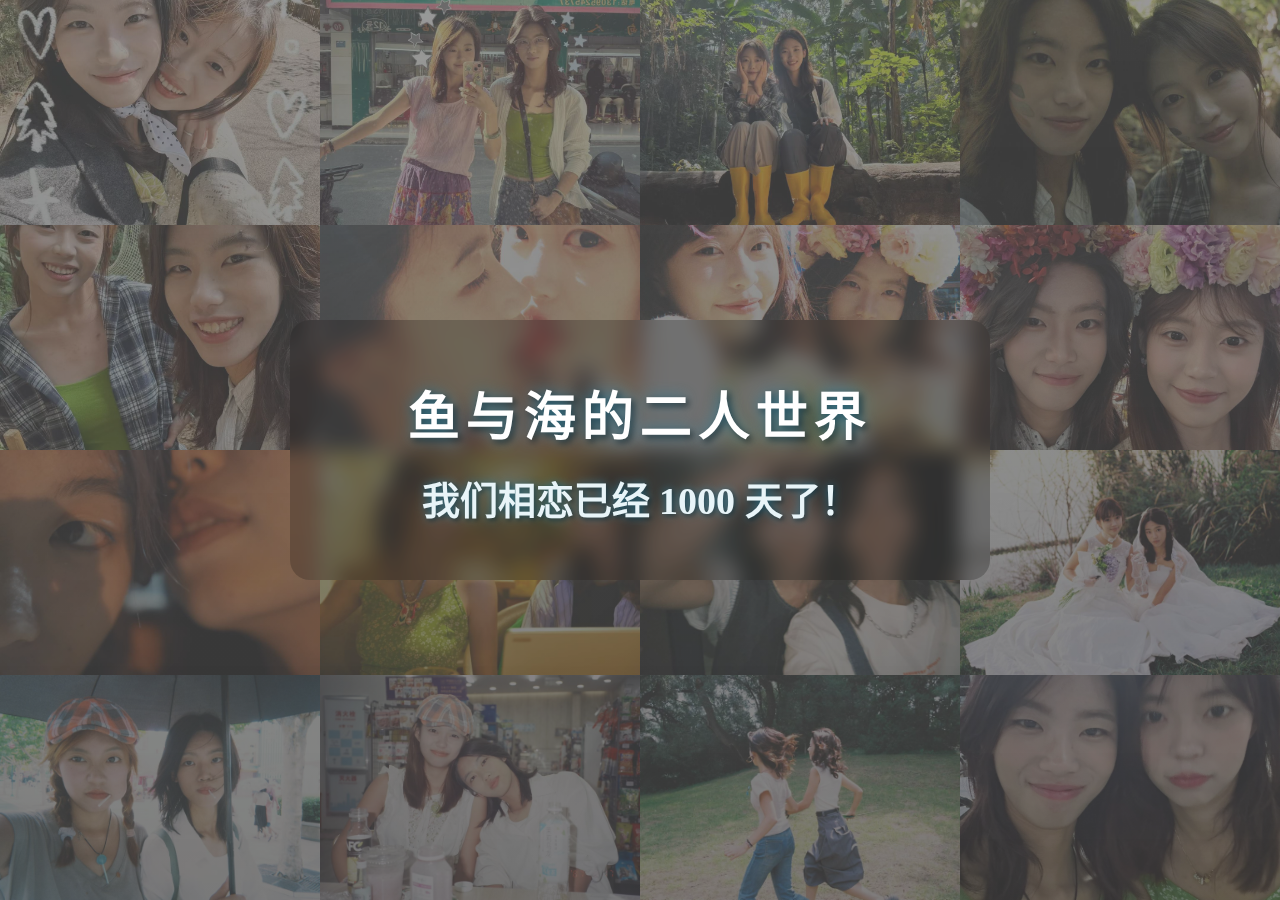
<file: index.html>
<!DOCTYPE html>
<html lang="zh-CN">
<head>
    <meta charset="UTF-8">
    <meta name="viewport" content="width=device-width, initial-scale=1.0">
    <title>鱼与海的二人世界 | 首页</title>
    <!-- 引用公共样式文件 -->
    <link rel="stylesheet" href="css/common.css">
    <!-- 首页专属样式 -->
    <link rel="stylesheet" href="css/index.css">
</head>
<body>
    <!-- 1. 背景滚动容器：多张照片拼接，缓慢滚动 -->
   <div class="bg-container">
        <!-- 第一行：向右滚动 -->
        <div class="bg-row bg-row-1">
            <div class="bg-photo" style="background-image: url('images/background/bg1.jpg');"></div>
            <div class="bg-photo" style="background-image: url('images/background/bg2.jpg');"></div>
            <div class="bg-photo" style="background-image: url('images/background/bg3.jpg');"></div>
            <div class="bg-photo" style="background-image: url('images/background/bg4.jpg');"></div>
            <!-- 重复第一张，实现无缝滚动 -->
            <div class="bg-photo" style="background-image: url('images/background/bg1.jpg');"></div>
            <div class="bg-photo" style="background-image: url('images/background/bg2.jpg');"></div>
            <div class="bg-photo" style="background-image: url('images/background/bg3.jpg');"></div>
            <div class="bg-photo" style="background-image: url('images/background/bg4.jpg');"></div>
        </div>

        <!-- 第二行：向左滚动 -->
        <div class="bg-row bg-row-2">
            <div class="bg-photo" style="background-image: url('images/background/bg5.jpg');"></div>
            <div class="bg-photo" style="background-image: url('images/background/bg6.jpg');"></div>
            <div class="bg-photo" style="background-image: url('images/background/bg7.jpg');"></div>
            <div class="bg-photo" style="background-image: url('images/background/bg8.jpg');"></div>
            <!-- 重复第一张，实现无缝滚动 -->
            <div class="bg-photo" style="background-image: url('images/background/bg5.jpg');"></div>
            <div class="bg-photo" style="background-image: url('images/background/bg6.jpg');"></div>
            <div class="bg-photo" style="background-image: url('images/background/bg7.jpg');"></div>
            <div class="bg-photo" style="background-image: url('images/background/bg8.jpg');"></div>
        </div>

        <!-- 第三行：向右滚动 -->
        <div class="bg-row bg-row-3">
            <div class="bg-photo" style="background-image: url('images/background/bg9.jpg');"></div>
            <div class="bg-photo" style="background-image: url('images/background/bg10.jpg');"></div>
            <div class="bg-photo" style="background-image: url('images/background/bg11.jpg');"></div>
            <div class="bg-photo" style="background-image: url('images/background/bg12.jpg');"></div>
            <!-- 重复第一张，实现无缝滚动 -->
            <div class="bg-photo" style="background-image: url('images/background/bg9.jpg');"></div>
            <div class="bg-photo" style="background-image: url('images/background/bg10.jpg');"></div>
            <div class="bg-photo" style="background-image: url('images/background/bg11.jpg');"></div>
            <div class="bg-photo" style="background-image: url('images/background/bg12.jpg');"></div>
        </div>

        <!-- 第四行：向左滚动 -->
        <div class="bg-row bg-row-4">
            <div class="bg-photo" style="background-image: url('images/background/bg13.jpg');"></div>
            <div class="bg-photo" style="background-image: url('images/background/bg14.jpg');"></div>
            <div class="bg-photo" style="background-image: url('images/background/bg15.jpg');"></div>
            <div class="bg-photo" style="background-image: url('images/background/bg16.jpg');"></div>
            <!-- 重复第一张，实现无缝滚动 -->
            <div class="bg-photo" style="background-image: url('images/background/bg13.jpg');"></div>
            <div class="bg-photo" style="background-image: url('images/background/bg14.jpg');"></div>
            <div class="bg-photo" style="background-image: url('images/background/bg15.jpg');"></div>
            <div class="bg-photo" style="background-image: url('images/background/bg16.jpg');"></div>
        </div>
    </div>

    <!-- 2. 背景遮罩：提升文字可读性 -->
    <div class="bg-mask"></div>

    <!-- 3. 悬浮文案+计时器层：居中显示 -->
    <div class="float-container">
        <h1 class="float-title">鱼与海的二人世界</h1>
        <div class="float-timer" id="love-timer">我们相恋已经 0 天了！</div>
    </div>

    <!-- 引用公共脚本和首页脚本 -->
    <script src="js/common.js"></script>
    <script src="js/index.js"></script>
</body>
</html>
</file>
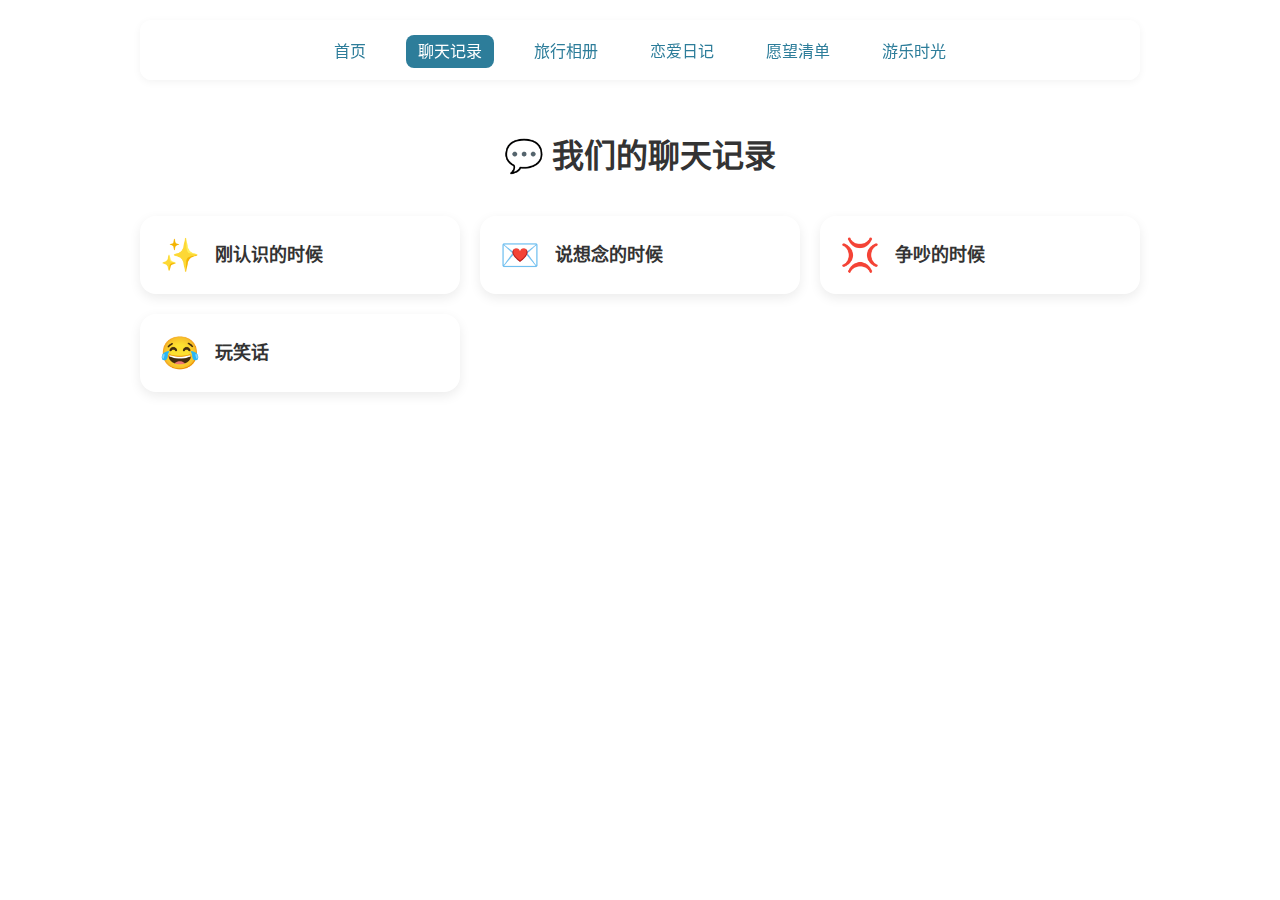
<file: chat.html>
<!DOCTYPE html>
<html lang="zh-CN">
<head>
    <meta charset="UTF-8">
    <meta name="viewport" content="width=device-width, initial-scale=1.0">
    <title>我们的聊天记录 | 鱼与海的二人世界</title>
    <link rel="stylesheet" href="css/common.css">
    <link rel="stylesheet" href="css/chat.css">
</head>
<body>

<!-- 顶部导航 -->
<nav class="nav-bar">
    <a href="index.html">首页</a>
    <a href="chat.html" class="active">聊天记录</a>
    <a href="album.html">旅行相册</a>
    <a href="diary.html">恋爱日记</a>
    <a href="wish.html">愿望清单</a>
    <a href="amusement.html">游乐时光</a>
</nav>

<div class="chat-page">
    <h1 class="page-title">💬 我们的聊天记录</h1>

    <!-- 聊天记录卡片列表 -->
    <div class="chat-cards">
        <!-- 刚认识的时候 -->
        <div class="chat-card" data-target="first-meet">
            <div class="card-icon">✨</div>
            <div class="card-content">
                <div class="card-title">刚认识的时候</div>
                <div class="card-desc"></div>
            </div>
        </div>

        <!-- 说想念的时候（示例，后续可加） -->
        <div class="chat-card" data-target="miss">
            <div class="card-icon">💌</div>
            <div class="card-content">
                <div class="card-title">说想念的时候</div>
                <div class="card-desc"></div>
            </div>
        </div>

        <!-- 争吵的时候（示例，后续可加） -->
        <div class="chat-card" data-target="quarrel">
            <div class="card-icon">💢</div>
            <div class="card-content">
                <div class="card-title">争吵的时候</div>
                <div class="card-desc"></div>
            </div>
        </div>

        <!-- 开玩笑的时候（示例，后续可加） -->
        <div class="chat-card" data-target="joke">
            <div class="card-icon">😂</div>
            <div class="card-content">
                <div class="card-title">玩笑话</div>
                <div class="card-desc"></div>
            </div>
        </div>
    </div>

    <!-- 聊天弹窗容器（默认隐藏） -->
    <div class="chat-modal" id="chat-modal">
        <div class="chat-window">
            <!-- 聊天头部 -->
            <div class="chat-header">
                <img src="images/avatar/sanwenyu.jpg" class="avatar" alt="三文鱼日记本">
                <div class="name">三文鱼日记本</div>
                <span class="close-btn" onclick="closeChat()">&times;</span>
            </div>

            <!-- 聊天内容区 -->
            <div class="chat-content" id="chat-content">
                <!-- 刚认识的聊天记录（默认展示，后续可切换） -->
                <div class="chat-record" id="first-meet-record">
                    <div class="msg msg-right">
                        <img src="images/avatar/yuanbo.jpg" class="msg-avatar">
                        <div class="msg-bubble">哈喽👋</div>
                    </div>
                    <div class="msg msg-left">
                        <img src="images/avatar/sanwenyu.jpg" class="msg-avatar">
                        <div class="msg-bubble">hihi!</div>
                    </div>
                    <div class="msg msg-left">
                        <img src="images/avatar/sanwenyu.jpg" class="msg-avatar">
                        <div class="msg-bubble">我是大一视觉传达赵彤菲</div>
                    </div>
                    <div class="msg msg-left">
                        <img src="images/avatar/sanwenyu.jpg" class="msg-avatar">
                        <div class="msg-bubble">那天就感觉你好帅好可爱 😂😭😭</div>
                    </div>
                    <div class="msg msg-right">
                        <img src="images/avatar/yuanbo.jpg" class="msg-avatar">
                        <div class="msg-bubble">🥺谢谢！</div>
                    </div>
                    <div class="msg msg-right">
                        <img src="images/avatar/yuanbo.jpg" class="msg-avatar">
                        <div class="msg-bubble">我是探微化32史园博 🤪</div>
                    </div>
                    <div class="msg msg-left">
                        <img src="images/avatar/sanwenyu.jpg" class="msg-avatar">
                        <div class="msg-bubble">好的好的</div>
                    </div>
                    <div class="msg msg-left">
                        <img src="images/avatar/sanwenyu.jpg" class="msg-avatar">
                        <div class="msg-bubble">你会玩狼人杀吗</div>
                    </div>
                    <div class="msg msg-right">
                        <img src="images/avatar/yuanbo.jpg" class="msg-avatar">
                        <div class="msg-bubble">会倒是会、、有点菜的</div>
                    </div>
                    <div class="msg msg-left">
                        <img src="images/avatar/sanwenyu.jpg" class="msg-avatar">
                        <div class="msg-bubble">啊太好了那下次可以一起玩 😭</div>
                    </div>
                    <div class="msg msg-right">
                        <img src="images/avatar/yuanbo.jpg" class="msg-avatar">
                        <div class="msg-bubble">好耶 😆</div>
                    </div>
                    <div class="msg msg-left">
                        <img src="images/avatar/sanwenyu.jpg" class="msg-avatar">
                        <div class="msg-bubble">可喜欢玩狼人杀了hhh</div>
                    </div>
                    <div class="msg msg-right">
                        <img src="images/avatar/yuanbo.jpg" class="msg-avatar">
                        <div class="msg-bubble">那就可以带我丸 🥺🥺🥺</div>
                    </div>
                    <div class="msg msg-left">
                        <img src="images/avatar/sanwenyu.jpg" class="msg-avatar">
                        <div class="msg-bubble">对 我演技很好)</div>
                    </div>
                    <div class="msg msg-left">
                        <img src="images/avatar/sanwenyu.jpg" class="msg-avatar">
                        <div class="msg-bubble">你们也是10.28新生舞会吗</div>
                    </div>
                    <div class="msg msg-right">
                        <img src="images/avatar/yuanbo.jpg" class="msg-avatar">
                        <div class="msg-bubble">对的！</div>
                    </div>
                </div>

                <!-- 其他聊天记录（示例，后续可填充） -->
                <div class="chat-record" id="miss-record" style="display:none;">
                    <div class="msg msg-left">
                        <img src="images/avatar/sanwenyu.jpg" class="msg-avatar">
                        <div class="msg-bubble">你还没起来去上课吗 臭老婆</div>
                    </div>
                    <div class="msg msg-left">
                        <img src="images/avatar/sanwenyu.jpg" class="msg-avatar">
                        <div class="msg-bubble">我好想你哦</div>
                    </div>
                    <div class="msg msg-left">
                        <img src="images/avatar/sanwenyu.jpg" class="msg-avatar">
                        <div class="msg-bubble">但是要赚钱给老婆花</div>
                    </div>
                    <div class="msg msg-right">
                        <img src="images/avatar/yuanbo.jpg" class="msg-avatar">
                        <div class="msg-bubble">老婆</div>
                    </div>
                    <div class="msg msg-right">
                        <img src="images/avatar/yuanbo.jpg" class="msg-avatar">
                        <div class="msg-bubble">我好想你</div>
                    </div>
                    <div class="msg msg-right">
                        <img src="images/avatar/yuanbo.jpg" class="msg-avatar">
                        <div class="msg-bubble">感觉自己好脆弱</div>
                    </div>
                    <div class="msg msg-right">
                        <img src="images/avatar/yuanbo.jpg" class="msg-avatar">
                        <div class="msg-bubble">想要你抱抱我</div>
                    </div>
                </div>

                <div class="chat-record" id="quarrel-record" style="display:none;">
                    <div class="msg msg-left">
                        <img src="images/avatar/sanwenyu.jpg" class="msg-avatar">
                        <div class="msg-bubble">你继续说</div>
                    </div>
                    <div class="msg msg-left">
                        <img src="images/avatar/sanwenyu.jpg" class="msg-avatar">
                        <div class="msg-bubble">为什么给我道歉</div>
                    </div>
                    <div class="msg msg-left">
                        <img src="images/avatar/sanwenyu.jpg" class="msg-avatar">
                        <div class="msg-bubble">为什么做错了</div>
                    </div>
                    <div class="msg msg-left">
                        <img src="images/avatar/sanwenyu.jpg" class="msg-avatar">
                        <div class="msg-bubble">我还生气</div>
                    </div>
                </div>

                <div class="chat-record" id="joke-record" style="display:none;">
                    <div class="msg msg-right">
                        <img src="images/avatar/yuanbo.jpg" class="msg-avatar">
                        <div class="msg-bubble">！！！</div>
                    </div>
                    <div class="msg msg-left">
                        <img src="images/avatar/sanwenyu.jpg" class="msg-avatar">
                        <div class="msg-bubble">？？？</div>
                    </div>
                </div>
            </div>

            <!-- 模拟输入框 -->
            <div class="chat-input">
                <input type="text" placeholder="Aa" disabled>
                <button disabled>发送</button>
            </div>
        </div>
    </div>
</div>

<script>
    // 打开对应聊天记录
    function openChat(target) {
        // 隐藏所有聊天记录
        document.querySelectorAll('.chat-record').forEach(r => {
            r.style.display = 'none';
        });
        // 显示目标聊天记录
        document.getElementById(target + '-record').style.display = 'block';
        // 显示弹窗
        document.getElementById('chat-modal').style.display = 'flex';
    }

    // 关闭聊天弹窗
    function closeChat() {
        document.getElementById('chat-modal').style.display = 'none';
    }

    // 绑定卡片点击事件
    document.querySelectorAll('.chat-card').forEach(card => {
        card.addEventListener('click', () => {
            openChat(card.dataset.target);
        });
    });

    // 点击空白处关闭弹窗
    document.getElementById('chat-modal').addEventListener('click', (e) => {
        if (e.target.id === 'chat-modal') {
            closeChat();
        }
    });
</script>

</body>
</html>
</file>
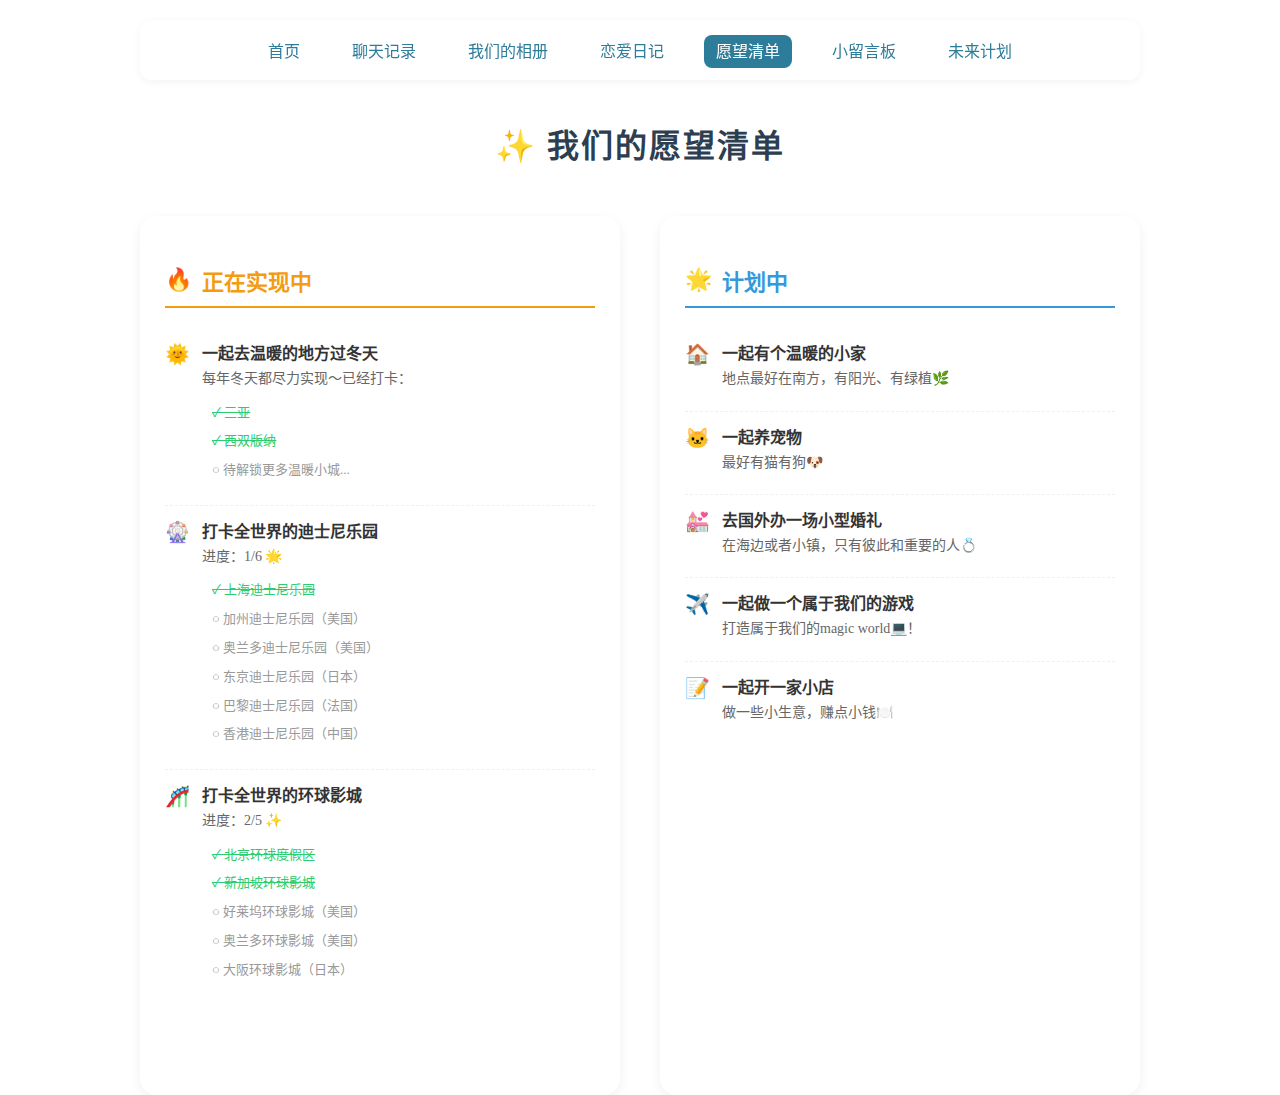
<file: wish.html>
<!DOCTYPE html>
<html lang="zh-CN">
<head>
    <meta charset="UTF-8">
    <meta name="viewport" content="width=device-width, initial-scale=1.0">
    <title>我们的愿望清单 | 鱼与海的二人世界</title>
    <!-- 引入公共样式 + 愿望清单专属样式 -->
    <link rel="stylesheet" href="css/common.css">
    <link rel="stylesheet" href="css/wish.css">
</head>
<body>

<!-- 顶部导航（和其他页面保持一致） -->
<nav class="nav-bar">
    <a href="index.html">首页</a>
    <a href="chat.html">聊天记录</a>
    <a href="album.html">我们的相册</a>
    <a href="diary.html">恋爱日记</a>
    <a href="wish.html" class="active">愿望清单</a>
    <a href="message.html">小留言板</a>
    <a href="plan.html">未来计划</a>
</nav>

<div class="wish-page">
    <h1 class="page-title">✨ 我们的愿望清单</h1>

    <!-- 核心：并列板块容器（必须加这个容器才能实现左右并列） -->
    <div class="wish-sections">
        <!-- 正在实现中的愿望（左列） -->
        <div class="wish-section ongoing">
            <h2 class="wish-section-title">
                <span>🔥</span> 正在实现中
            </h2>
            <ul class="wish-list">
                <!-- 愿望1：去温暖的地方过冬天 -->
                <li class="wish-item">
                    <span class="wish-icon">🌞</span>
                    <div class="wish-content">
                        <div class="wish-name">一起去温暖的地方过冬天</div>
                        <div class="wish-desc">每年冬天都尽力实现～已经打卡：
                            <ul class="progress-list">
                                <li class="progress-item done">✓ 三亚</li>
                                <li class="progress-item done">✓ 西双版纳</li>
                                <li class="progress-item pending">○ 待解锁更多温暖小城...</li>
                            </ul>
                        </div>
                    </div>
                </li>
                <!-- 愿望2：打卡全世界的迪士尼乐园 -->
                <li class="wish-item">
                    <span class="wish-icon">🎡</span>
                    <div class="wish-content">
                        <div class="wish-name">打卡全世界的迪士尼乐园</div>
                        <div class="wish-desc">进度：1/6 🌟
                            <ul class="progress-list">
                                <li class="progress-item done">✓ 上海迪士尼乐园</li>
                                <li class="progress-item pending">○ 加州迪士尼乐园（美国）</li>
                                <li class="progress-item pending">○ 奥兰多迪士尼乐园（美国）</li>
                                <li class="progress-item pending">○ 东京迪士尼乐园（日本）</li>
                                <li class="progress-item pending">○ 巴黎迪士尼乐园（法国）</li>
                                <li class="progress-item pending">○ 香港迪士尼乐园（中国）</li>
                            </ul>
                        </div>
                    </div>
                </li>
                <!-- 愿望3：打卡全世界的环球影城 -->
                <li class="wish-item">
                    <span class="wish-icon">🎢</span>
                    <div class="wish-content">
                        <div class="wish-name">打卡全世界的环球影城</div>
                        <div class="wish-desc">进度：2/5 ✨
                            <ul class="progress-list">
                                <li class="progress-item done">✓ 北京环球度假区</li>
                                <li class="progress-item done">✓ 新加坡环球影城</li>
                                <li class="progress-item pending">○ 好莱坞环球影城（美国）</li>
                                <li class="progress-item pending">○ 奥兰多环球影城（美国）</li>
                                <li class="progress-item pending">○ 大阪环球影城（日本）</li>
                            </ul>
                        </div>
                    </div>
                </li>
            </ul>
        </div>

        <!-- 计划中的愿望（右列） -->
        <div class="wish-section planned">
            <h2 class="wish-section-title">
                <span>🌟</span> 计划中
            </h2>
            <ul class="wish-list">
                <!-- 愿望1 -->
                <li class="wish-item">
                    <span class="wish-icon">🏠</span>
                    <div class="wish-content">
                        <div class="wish-name">一起有个温暖的小家</div>
                        <div class="wish-desc">地点最好在南方，有阳光、有绿植🌿</div>
                    </div>
                </li>
                <!-- 愿望2 -->
                <li class="wish-item">
                    <span class="wish-icon">🐱</span>
                    <div class="wish-content">
                        <div class="wish-name">一起养宠物</div>
                        <div class="wish-desc">最好有猫有狗🐶</div>
                    </div>
                </li>
                <!-- 愿望3 -->
                <li class="wish-item">
                    <span class="wish-icon">💒</span>
                    <div class="wish-content">
                        <div class="wish-name">去国外办一场小型婚礼</div>
                        <div class="wish-desc">在海边或者小镇，只有彼此和重要的人💍</div>
                    </div>
                </li>
                <!-- 愿望4 -->
                <li class="wish-item">
                    <span class="wish-icon">✈️</span>
                    <div class="wish-content">
                        <div class="wish-name">一起做一个属于我们的游戏</div>
                        <div class="wish-desc">打造属于我们的magic world💻！</div>
                    </div>
                </li>
                <!-- 愿望5 -->
                <li class="wish-item">
                    <span class="wish-icon">📝</span>
                    <div class="wish-content">
                        <div class="wish-name">一起开一家小店</div>
                        <div class="wish-desc">做一些小生意，赚点小钱🍽️</div>
                    </div>
                </li>
            </ul>
        </div>
    </div>
</div>

</body>
</html>
</file>
<file: css/common.css>
/* ========== 全局导航栏样式（高级蓝色系） ========== */
.nav-bar {
    background-color: rgba(255, 255, 255, 0.9); /* 保留毛玻璃白底 */
    border-radius: 12px;
    box-shadow: 0 2px 8px rgba(0,0,0,0.05);
    padding: 18px 0;
    margin: 20px auto;
    text-align: center;
    max-width: 1000px;
    position: relative;
    z-index: 999;
    backdrop-filter: blur(8px);
}

.nav-bar a {
    color: #2d7d9a; /* 主色：深海蓝（高级感） */
    text-decoration: none;
    font-size: 16px;
    margin: 0 12px;
    padding: 8px 12px;
    border-radius: 8px;
    transition: all 0.3s ease;
}

.nav-bar a:hover {
    background-color: #e8f4f8; /* 浅天蓝背景（hover态） */
    color: #1a6885; /* 深一点的蓝（hover文字） */
}

/* 当前页面导航高亮（蓝色系） */
.nav-bar a.active {
    background-color: #2d7d9a; /* 深海蓝背景 */
    color: #fff; /* 白色文字 */
}

/* 通用按钮样式（同步换蓝色） */
.btn {
    background-color: #2d7d9a;
    color: #fff;
    border: none;
    border-radius: 24px;
    padding: 10px 20px;
    font-size: 16px;
    cursor: pointer;
    transition: background-color 0.3s ease;
}

.btn:hover {
    background-color: #1a6885;
}

/* 通用输入框样式（聚焦边框换蓝色） */
.input-box:focus {
    border-color: #2d7d9a;
}

/* 通用卡片样式（保留，后续同步换色） */
.card {
    background-color: #fff;
    border-radius: 12px;
    box-shadow: 0 2px 8px rgba(0,0,0,0.05);
    padding: 20px;
    margin-bottom: 20px;
}

/* 通用页面标题（蓝色系） */
.page-title {
    text-align: center;
    color: #2d7d9a; /* 深海蓝 */
    margin: 20px 0 30px;
    font-size: 24px;
    font-weight: 600;
}
</file>
<file: css/index.css>
/* ========== 首页专属样式 - 多排照片交错滚动背景 + 悬浮文案 ========== */
/* 1. 页面整体布局：铺满屏幕，相对定位 */
body {
    margin: 0;
    padding: 0;
    min-height: 100vh;
    position: relative;
    overflow-x: hidden;
}

/* 2. 背景容器：包含所有滚动行，铺满屏幕，层叠显示 */
.bg-container {
    position: fixed;
    top: 0;
    left: 0;
    width: 100%;
    height: 100%;
    z-index: 1;
    overflow: hidden;
}

/* 单排滚动的通用样式 */
.bg-row {
    position: absolute;
    width: 200%; /* 宽度翻倍，实现无缝滚动 */
    height: 25%; /* 每一行占屏幕高度的25%，4行刚好铺满 */
    display: flex;
    opacity: 0.6; /* 半透明，避免照片重叠杂乱 */
}

/* 每一行的照片项样式：等宽平铺 */
.bg-photo {
    flex: 1;
    background-size: cover;
    background-position: center;
    background-repeat: no-repeat;
}

/* 第一行：顶部，向右滚动（慢） */
.bg-row-1 {
    top: 0;
    animation: scrollRight 200s linear infinite;
}

/* 第二行：1/4高度，向左滚动（中速） */
.bg-row-2 {
    top: 25%;
    animation: scrollLeft 180s linear infinite;
}

/* 第三行：2/4高度，向右滚动（中速） */
.bg-row-3 {
    top: 50%;
    animation: scrollRight 190s linear infinite;
}

/* 第四行：3/4高度，向左滚动（慢） */
.bg-row-4 {
    top: 75%;
    animation: scrollLeft 210s linear infinite;
}

/* 向右滚动动画 */
@keyframes scrollRight {
    0% {
        transform: translateX(0);
    }
    100% {
        transform: translateX(-50%); /* 滚动到一半，无缝衔接 */
    }
}

/* 向左滚动动画 */
@keyframes scrollLeft {
    0% {
        transform: translateX(-50%);
    }
    100% {
        transform: translateX(0);
    }
}

/* 3. 背景遮罩：提升文字可读性，轻微渐变 */
.bg-mask {
    position: fixed;
    top: 0;
    left: 0;
    width: 100%;
    height: 100%;
    background: linear-gradient(rgba(0,0,0,0.4), rgba(0,0,0,0.5));
    z-index: 2;
}

/* 4. 悬浮文案层：居中显示，更突出的浪漫样式 */
.float-container {
    position: fixed;
    top: 50%; /* 避开导航栏的位置 */
    left: 50%;
    transform: translate(-50%, -50%);
    z-index: 3;
    text-align: center;
    color: #fff;
    /* 关键：弹性布局实现内部垂直居中 */
    display: flex;
    flex-direction: column; /* 垂直排列子元素 */
    justify-content: center; /* 垂直居中 */
    align-items: center; /* 水平居中（兜底） */
    /* 原有样式保留 */
    background: rgba(0,0,0,0.2);
    padding: 30px 50px;
    border-radius: 20px;
    backdrop-filter: blur(10px);
    /* 可选：固定最小高度，保证居中效果 */
    min-height: 200px;
    width: 80%; /* 适配手机端宽度 */
    max-width: 600px; /* 电脑端最大宽度 */
}

/* 主标题：鱼与海的二人世界（蓝色系发光） */
.float-title {
    font-size: 52px;
    font-weight: 700;
    /* 去掉默认margin-bottom，用gap控制间距 */
    margin: 0;
    text-shadow: 0 0 15px rgba(45, 125, 154, 0.9), /* 深海蓝发光 */
                 3px 3px 6px rgba(0, 0, 0, 0.6);
    letter-spacing: 6px;
}

/* 计时器文案：我们相恋已经XX天了！（浅天蓝） */
.float-timer {
    font-size: 38px;
    font-weight: 600;
    color: #e8f4f8; /* 浅天蓝文字 */
    /* 去掉默认margin，用gap控制间距 */
    margin: 0;
    text-shadow: 0 0 10px rgba(45, 125, 154, 0.9), /* 深海蓝发光 */
                 2px 2px 4px rgba(0, 0, 0, 0.5);
}

/* 关键：给悬浮容器加gap，控制两行文字的间距 */
.float-container {
    gap: 20px; /* 标题和计时器之间的间距，可根据喜好调整 */
}

/* 半透明毛玻璃卡片 */
.card {
    background-color: rgba(255, 255, 255, 0.85);
    backdrop-filter: blur(8px);
    border-radius: 12px;
    box-shadow: 0 4px 12px rgba(0, 0, 0, 0.1);
    padding: 20px;
    margin-bottom: 20px;
}

/* 适配手机端 */
@media (max-width: 768px) {
    .float-title {
        font-size: 36px;
        letter-spacing: 3px;
    }
    .float-timer {
        font-size: 28px;
    }
    .bg-row {
        height: 25%; /* 手机端保持4行 */
        animation-duration: 250s; /* 手机端滚动更慢 */
    }
    /* 手机端悬浮容器间距稍小 */
    .float-container {
        gap: 15px;
        padding: 20px 30px; /* 手机端内边距更小 */
        min-height: 160px;
    }
}
</file>
<file: css/chat.css>
/* 聊天记录页面样式 */
.chat-page {
    max-width: 1000px;
    margin: 50px auto;
    padding: 0 20px;
}

.page-title {
    text-align: center;
    font-size: 32px;
    margin-bottom: 40px;
    color: #333;
}

/* 聊天记录卡片列表 */
.chat-cards {
    display: grid;
    grid-template-columns: repeat(auto-fill, minmax(280px, 1fr));
    gap: 20px;
}

.chat-card {
    display: flex;
    align-items: center;
    gap: 15px;
    padding: 20px;
    background: #fff;
    border-radius: 16px;
    box-shadow: 0 4px 12px rgba(0,0,0,0.08);
    cursor: pointer;
    transition: transform 0.3s, box-shadow 0.3s;
}

.chat-card:hover {
    transform: translateY(-5px);
    box-shadow: 0 8px 20px rgba(0,0,0,0.12);
}

.card-icon {
    font-size: 32px;
    flex-shrink: 0;
}

.card-content {
    flex: 1;
}

.card-title {
    font-size: 18px;
    font-weight: 600;
    color: #333;
    margin-bottom: 4px;
}

.card-desc {
    font-size: 14px;
    color: #777;
}

/* 聊天弹窗 */
.chat-modal {
    display: none;
    position: fixed;
    top: 0;
    left: 0;
    width: 100%;
    height: 100%;
    background: rgba(0,0,0,0.6);
    justify-content: center;
    align-items: center;
    z-index: 9999;
}

.chat-window {
    width: 90%;
    max-width: 400px;
    height: 80%;
    max-height: 600px;
    background: #EDEDED;
    border-radius: 12px;
    display: flex;
    flex-direction: column;
    overflow: hidden;
}

/* 聊天头部 */
.chat-header {
    display: flex;
    align-items: center;
    gap: 10px;
    padding: 12px 16px;
    background: #fff;
    border-bottom: 1px solid #eee;
    position: relative;
}

.avatar {
    width: 36px;
    height: 36px;
    border-radius: 50%;
    object-fit: cover;
}

.name {
    font-size: 16px;
    font-weight: 600;
    color: #333;
}

.close-btn {
    position: absolute;
    right: 16px;
    top: 50%;
    transform: translateY(-50%);
    font-size: 24px;
    color: #999;
    cursor: pointer;
}

/* 聊天内容区 */
.chat-content {
    flex: 1;
    padding: 16px;
    overflow-y: auto;
    background: #EDEDED;
}

/* 核心修改：消息气泡布局 */
.msg {
    display: flex;
    margin-bottom: 12px;
    align-items: flex-end; /* 头像和气泡底部对齐，更自然 */
}

/* 对方消息：头像在左，气泡在右 */
.msg-left {
    justify-content: flex-start;
    gap: 8px; /* 头像和气泡间距 */
}

/* 你的消息：气泡在左，头像在右 */
.msg-right {
    justify-content: flex-end;
    gap: 8px; /* 气泡和头像间距 */
}

.msg-avatar {
    width: 36px;
    height: 36px;
    border-radius: 50%;
    object-fit: cover;
    flex-shrink: 0; /* 防止头像被压缩 */
}

.msg-bubble {
    max-width: 70%;
    padding: 10px 14px;
    border-radius: 18px;
    font-size: 15px;
    line-height: 1.4;
}

.msg-left .msg-bubble {
    background: #fff;
    color: #333;
    border-bottom-left-radius: 4px;
}

.msg-right .msg-bubble {
    background: #95EC69;
    color: #1A1A1A;
    border-bottom-right-radius: 4px;
}

/* 模拟输入框 */
.chat-input {
    display: flex;
    padding: 8px 12px;
    background: #F5F5F5;
    border-top: 1px solid #eee;
}

.chat-input input {
    flex: 1;
    padding: 8px 12px;
    border: 1px solid #ddd;
    border-radius: 20px;
    font-size: 15px;
    background: #fff;
}

.chat-input button {
    margin-left: 8px;
    padding: 8px 16px;
    border: none;
    border-radius: 20px;
    background: #07C160;
    color: #fff;
    font-size: 15px;
    cursor: pointer;
}

/* 移动端适配 */
@media (max-width: 768px) {
    .chat-window {
        width: 100%;
        height: 100%;
        max-width: 100%;
        max-height: 100%;
        border-radius: 0;
    }
}
</file>
<file: css/wish.css>
/* wish.css - 愿望清单页面专属样式 */

/* 页面整体容器 */
.wish-page {
    max-width: 1000px;
    margin: 40px auto;
    padding: 0 20px;
}

/* 页面标题 */
.wish-page .page-title {
    text-align: center;
    font-size: 32px;
    margin-bottom: 50px;
    color: #2c3e50;
    font-weight: 600;
    letter-spacing: 2px;
}

/* 愿望板块容器 - 两列布局（核心调整） */
.wish-sections {
    display: grid;
    grid-template-columns: 1fr 1fr; /* 大屏左右并列 */
    gap: 40px;
    margin-bottom: 40px;
}

/* 单个板块样式 */
.wish-section {
    background: #ffffff;
    border-radius: 16px;
    padding: 30px 25px;
    box-shadow: 0 4px 12px rgba(0, 0, 0, 0.06);
    height: 100%; /* 让两个板块高度一致 */
}

/* 板块标题 */
.wish-section-title {
    font-size: 22px;
    margin-bottom: 20px;
    padding-bottom: 10px;
    border-bottom: 2px solid;
    display: flex;
    align-items: center;
    gap: 10px;
}

/* 正在实现板块标题颜色 */
.wish-section.ongoing .wish-section-title {
    border-color: #f39c12;
    color: #f39c12;
}

/* 计划中板块标题颜色 */
.wish-section.planned .wish-section-title {
    border-color: #3498db;
    color: #3498db;
}

/* 愿望列表 */
.wish-list {
    list-style: none;
    padding: 0;
    margin: 0;
}

/* 单个愿望项 */
.wish-item {
    display: flex;
    align-items: flex-start;
    gap: 12px;
    padding: 12px 0;
    border-bottom: 1px dashed #f0f0f0;
    transition: background-color 0.2s ease;
}

.wish-item:last-child {
    border-bottom: none;
}

.wish-item:hover {
    background-color: #f8f9fa;
    border-radius: 8px;
    padding-left: 8px;
}

/* 愿望图标/标记 */
.wish-icon {
    font-size: 20px;
    margin-top: 2px;
    flex-shrink: 0;
}

/* 正在实现愿望标记 */
.ongoing .wish-icon {
    color: #f39c12;
}

/* 计划中愿望标记 */
.planned .wish-icon {
    color: #3498db;
}

/* 愿望内容 */
.wish-content {
    flex: 1;
}

/* 愿望标题 */
.wish-name {
    font-size: 16px;
    font-weight: 600;
    color: #333;
    margin-bottom: 4px;
}

/* 愿望描述/备注 */
.wish-desc {
    font-size: 14px;
    color: #666;
    line-height: 1.6;
    margin-bottom: 8px;
}

/* 进度子列表（迪士尼/环球影城专用） */
.progress-list {
    list-style: none;
    padding: 0 0 0 10px;
    margin: 8px 0 0 0;
    font-size: 13px;
}

.progress-item {
    padding: 4px 0;
    display: flex;
    align-items: center;
    gap: 6px;
}

/* 已完成的进度项 */
.progress-item.done {
    color: #2ecc71;
    text-decoration: line-through;
}

/* 未完成的进度项 */
.progress-item.pending {
    color: #999;
}

/* 移动端适配：小屏自动变成单列 */
@media (max-width: 768px) {
    .wish-sections {
        grid-template-columns: 1fr;
        gap: 20px;
    }
    .wish-section {
        padding: 20px 18px;
    }
    .wish-page .page-title {
        font-size: 28px;
        margin-bottom: 30px;
    }
}
</file>
